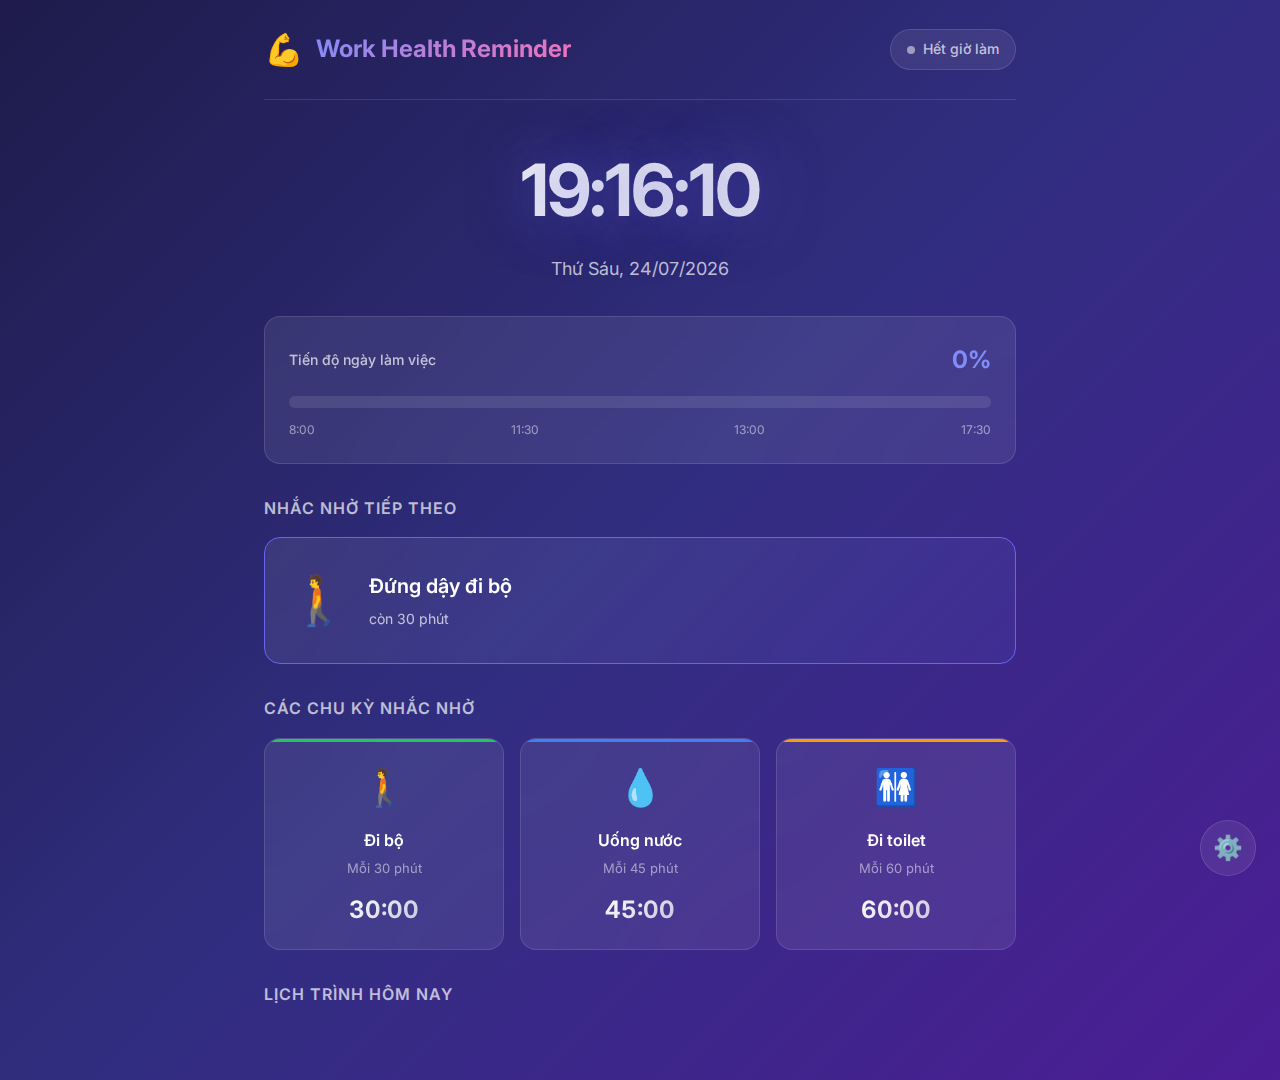
<file: index.html>
<!DOCTYPE html>
<html lang="vi">
<head>
    <meta charset="UTF-8">
    <meta name="viewport" content="width=device-width, initial-scale=1.0">
    <title>Nhắc Nhở Sức Khỏe - Work Health Reminder</title>
    <link rel="preconnect" href="https://fonts.googleapis.com">
    <link rel="preconnect" href="https://fonts.gstatic.com" crossorigin>
    <link href="https://fonts.googleapis.com/css2?family=Inter:wght@300;400;500;600;700&display=swap" rel="stylesheet">
    <link rel="stylesheet" href="styles.css">
</head>
<body>
    <div class="app-container">
        <!-- Header -->
        <header class="header">
            <div class="logo">
                <span class="logo-icon">💪</span>
                <h1>Work Health Reminder</h1>
            </div>
            <div class="status-badge" id="statusBadge">
                <span class="status-dot"></span>
                <span class="status-text">Đang hoạt động</span>
            </div>
        </header>

        <!-- Main Content -->
        <main class="main-content">
            <!-- Time Display -->
            <section class="time-section">
                <div class="current-time" id="currentTime">08:00:00</div>
                <div class="current-date" id="currentDate">Thứ Hai, 15/01/2026</div>
            </section>

            <!-- Work Progress -->
            <section class="progress-section">
                <div class="progress-card">
                    <div class="progress-header">
                        <span class="progress-title">Tiến độ ngày làm việc</span>
                        <span class="progress-percent" id="workPercent">0%</span>
                    </div>
                    <div class="progress-bar">
                        <div class="progress-fill" id="workProgressFill"></div>
                    </div>
                    <div class="progress-times">
                        <span>8:00</span>
                        <span>11:30</span>
                        <span>13:00</span>
                        <span>17:30</span>
                    </div>
                </div>
            </section>

            <!-- Next Reminder -->
            <section class="next-reminder-section">
                <h2 class="section-title">Nhắc nhở tiếp theo</h2>
                <div class="next-reminder-card" id="nextReminderCard">
                    <div class="reminder-icon" id="nextReminderIcon">🚶</div>
                    <div class="reminder-info">
                        <span class="reminder-title" id="nextReminderTitle">Đứng dậy đi bộ</span>
                        <span class="reminder-time" id="nextReminderTime">còn 30 phút</span>
                    </div>
                </div>
            </section>

            <!-- Reminder Cards -->
            <section class="reminders-section">
                <h2 class="section-title">Các chu kỳ nhắc nhở</h2>
                <div class="reminders-grid">
                    <div class="reminder-card walk-card">
                        <div class="card-icon">🚶</div>
                        <div class="card-content">
                            <h3>Đi bộ</h3>
                            <p>Mỗi 30 phút</p>
                        </div>
                        <div class="card-timer" id="walkTimer">30:00</div>
                    </div>
                    <div class="reminder-card water-card">
                        <div class="card-icon">💧</div>
                        <div class="card-content">
                            <h3>Uống nước</h3>
                            <p>Mỗi 45 phút</p>
                        </div>
                        <div class="card-timer" id="waterTimer">45:00</div>
                    </div>
                    <div class="reminder-card toilet-card">
                        <div class="card-icon">🚻</div>
                        <div class="card-content">
                            <h3>Đi toilet</h3>
                            <p>Mỗi 60 phút</p>
                        </div>
                        <div class="card-timer" id="toiletTimer">60:00</div>
                    </div>
                </div>
            </section>

            <!-- Today's Schedule -->
            <section class="schedule-section">
                <h2 class="section-title">Lịch trình hôm nay</h2>
                <div class="schedule-list" id="scheduleList">
                    <!-- Schedule items will be generated by JS -->
                </div>
            </section>
        </main>

        <!-- Notification Modal -->
        <div class="modal-overlay" id="modalOverlay">
            <div class="modal" id="notificationModal">
                <div class="modal-icon" id="modalIcon">🚶</div>
                <h2 class="modal-title" id="modalTitle">Đến lúc đi bộ rồi!</h2>
                <p class="modal-message" id="modalMessage">Đứng dậy và đi bộ 2-3 phút để thư giãn nhé!</p>
                <div class="modal-actions" id="modalActions">
                    <button class="btn btn-primary" id="btnDismiss">Đã hiểu!</button>
                </div>
            </div>
        </div>

        <!-- End of Day Modal -->
        <div class="modal-overlay" id="endDayModalOverlay">
            <div class="modal end-day-modal">
                <div class="modal-icon">🏠</div>
                <h2 class="modal-title">Hết giờ làm việc!</h2>
                <p class="modal-message">Bạn muốn làm gì bây giờ?</p>
                <div class="modal-actions end-day-actions">
                    <button class="btn btn-love" id="btnPickupLove">
                        <span class="btn-icon">💕</span>
                        Đón người yêu
                    </button>
                    <button class="btn btn-home" id="btnGoHome">
                        <span class="btn-icon">🏠</span>
                        Về nhà
                    </button>
                </div>
            </div>
        </div>

        <!-- Final Message Modal -->
        <div class="modal-overlay" id="finalModalOverlay">
            <div class="modal final-modal">
                <div class="modal-icon" id="finalIcon">🚗</div>
                <h2 class="modal-title" id="finalTitle">Đi đón người yêu!</h2>
                <p class="modal-message" id="finalMessage">Chúc bạn buổi tối vui vẻ bên người ấy! 💕</p>
                <div class="modal-actions">
                    <button class="btn btn-primary" id="btnFinalDismiss">Cảm ơn!</button>
                </div>
            </div>
        </div>

        <!-- Settings Panel -->
        <div class="settings-panel" id="settingsPanel">
            <button class="settings-toggle" id="settingsToggle">⚙️</button>
            <div class="settings-content" id="settingsContent">
                <h3>Cài đặt</h3>
                <div class="setting-item">
                    <label>
                        <input type="checkbox" id="soundEnabled" checked>
                        Bật âm thanh
                    </label>
                </div>
                <div class="setting-item">
                    <label>
                        <input type="checkbox" id="notificationEnabled" checked>
                        Bật thông báo
                    </label>
                </div>
                <div class="setting-item">
                    <button class="btn btn-secondary" id="btnTestNotification">Test thông báo</button>
                </div>
            </div>
        </div>
    </div>

    <script src="app.js"></script>
</body>
</html>
</file>
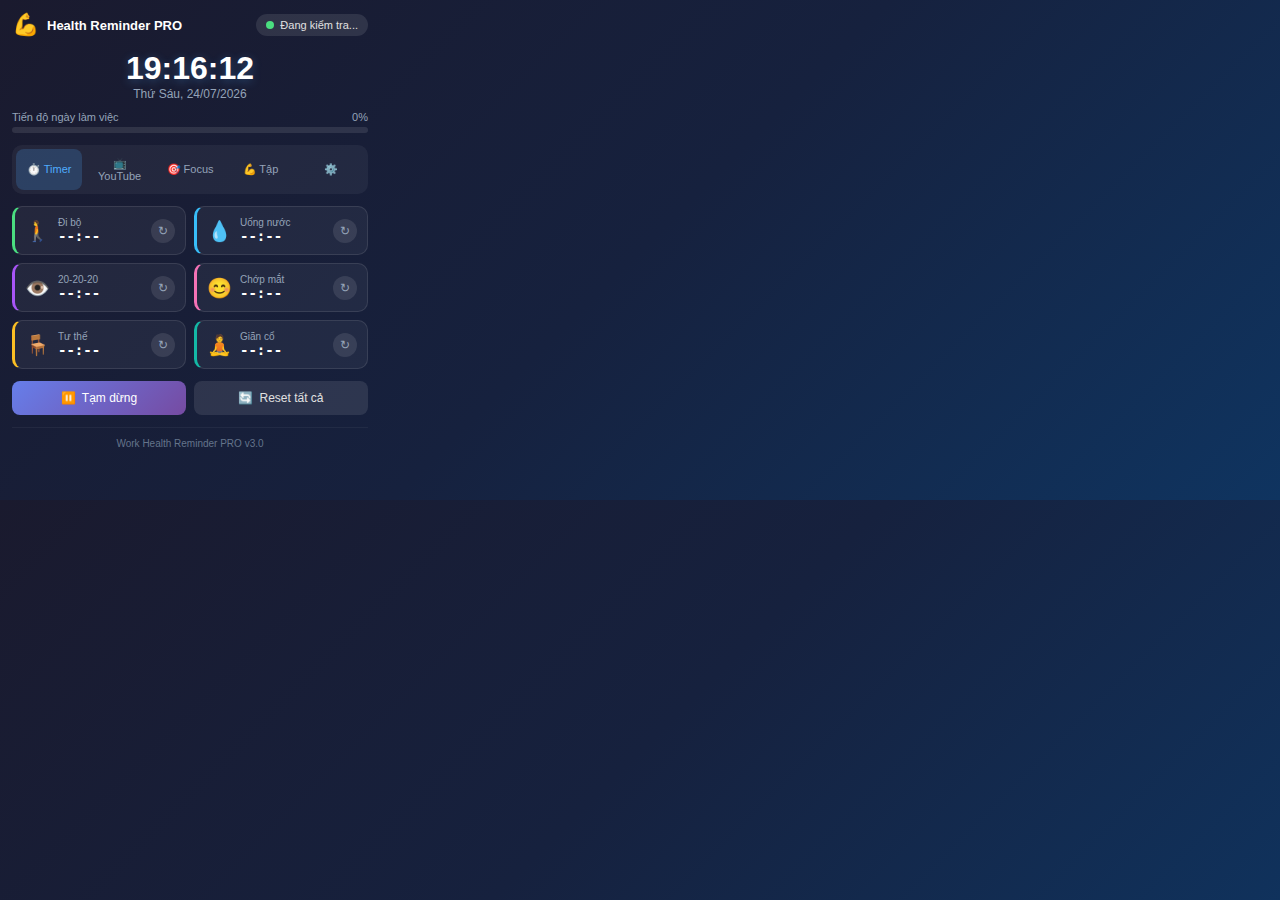
<file: chrome-extension/popup.html>
<!DOCTYPE html>
<html lang="vi">
<head>
    <meta charset="UTF-8">
    <meta name="viewport" content="width=device-width, initial-scale=1.0">
    <title>Work Health Reminder PRO</title>
    <link rel="stylesheet" href="popup.css">
</head>
<body>
    <div class="popup-container">
        <!-- Header -->
        <header class="header">
            <div class="logo">
                <span class="logo-icon">💪</span>
                <h1>Health Reminder PRO</h1>
            </div>
            <div class="status-badge" id="statusBadge">
                <span class="status-dot"></span>
                <span class="status-text" id="statusText">Đang kiểm tra...</span>
            </div>
        </header>

        <!-- Time Display -->
        <section class="time-section">
            <div class="current-time" id="currentTime">--:--:--</div>
            <div class="current-date" id="currentDate">--</div>
        </section>

        <!-- Progress Bar -->
        <section class="progress-section">
            <div class="progress-header">
                <span>Tiến độ ngày làm việc</span>
                <span id="workPercent">0%</span>
            </div>
            <div class="progress-bar">
                <div class="progress-fill" id="progressFill"></div>
            </div>
        </section>

        <!-- Tabs Navigation -->
        <nav class="tabs-nav">
            <button class="tab-btn active" data-tab="timers">⏱️ Timer</button>
            <button class="tab-btn" data-tab="youtube">📺 YouTube</button>
            <button class="tab-btn" data-tab="focus">🎯 Focus</button>
            <button class="tab-btn" data-tab="exercise">💪 Tập</button>
            <button class="tab-btn" data-tab="settings">⚙️</button>
        </nav>

        <!-- Tab: Timers -->
        <section class="tab-content active" id="tab-timers">
            <div class="timers-grid">
                <div class="timer-card" data-type="walk">
                    <div class="timer-icon">🚶</div>
                    <div class="timer-info">
                        <span class="timer-label">Đi bộ</span>
                        <span class="timer-countdown" id="walkTimer">--:--</span>
                    </div>
                    <button class="reset-btn" data-timer="walk" title="Reset">↻</button>
                </div>

                <div class="timer-card" data-type="water">
                    <div class="timer-icon">💧</div>
                    <div class="timer-info">
                        <span class="timer-label">Uống nước</span>
                        <span class="timer-countdown" id="waterTimer">--:--</span>
                    </div>
                    <button class="reset-btn" data-timer="water" title="Reset">↻</button>
                </div>

                <div class="timer-card" data-type="eye_20_20_20">
                    <div class="timer-icon">👁️</div>
                    <div class="timer-info">
                        <span class="timer-label">20-20-20</span>
                        <span class="timer-countdown" id="eyeTimer">--:--</span>
                    </div>
                    <button class="reset-btn" data-timer="eye_20_20_20" title="Reset">↻</button>
                </div>

                <div class="timer-card" data-type="blink">
                    <div class="timer-icon">😊</div>
                    <div class="timer-info">
                        <span class="timer-label">Chớp mắt</span>
                        <span class="timer-countdown" id="blinkTimer">--:--</span>
                    </div>
                    <button class="reset-btn" data-timer="blink" title="Reset">↻</button>
                </div>

                <div class="timer-card" data-type="posture">
                    <div class="timer-icon">🪑</div>
                    <div class="timer-info">
                        <span class="timer-label">Tư thế</span>
                        <span class="timer-countdown" id="postureTimer">--:--</span>
                    </div>
                    <button class="reset-btn" data-timer="posture" title="Reset">↻</button>
                </div>

                <div class="timer-card" data-type="neck_stretch">
                    <div class="timer-icon">🧘</div>
                    <div class="timer-info">
                        <span class="timer-label">Giãn cổ</span>
                        <span class="timer-countdown" id="neckTimer">--:--</span>
                    </div>
                    <button class="reset-btn" data-timer="neck_stretch" title="Reset">↻</button>
                </div>
            </div>

            <!-- Quick Actions -->
            <div class="quick-actions">
                <button class="action-btn pause" id="btnPause">
                    <span class="btn-icon" id="pauseIcon">⏸️</span>
                    <span id="pauseText">Tạm dừng</span>
                </button>
                <button class="action-btn reset" id="btnResetAll">
                    <span class="btn-icon">🔄</span>
                    <span>Reset tất cả</span>
                </button>
            </div>
        </section>

        <!-- Tab: Focus Mode & Pomodoro -->
        <section class="tab-content" id="tab-focus">
            <!-- Focus Mode -->
            <div class="focus-section">
                <h3 class="section-title">🎯 Focus Mode</h3>
                <p class="section-desc">Tạm dừng tất cả nhắc nhở để tập trung</p>
                <div class="focus-buttons">
                    <button class="focus-btn" data-minutes="15">15 phút</button>
                    <button class="focus-btn" data-minutes="30">30 phút</button>
                    <button class="focus-btn" data-minutes="45">45 phút</button>
                    <button class="focus-btn" data-minutes="60">60 phút</button>
                </div>
                <button class="stop-btn hidden" id="btnStopFocus">⏹️ Dừng Focus</button>
                <div class="focus-status hidden" id="focusStatus">
                    <span class="focus-icon">🎯</span>
                    <span class="focus-time" id="focusTimeLeft">--:--</span>
                </div>
            </div>

            <!-- Pomodoro -->
            <div class="pomodoro-section">
                <h3 class="section-title">🍅 Pomodoro Timer</h3>
                <p class="section-desc">25 phút làm việc, 5 phút nghỉ</p>
                <div class="pomodoro-display" id="pomodoroDisplay">
                    <div class="pomodoro-time" id="pomodoroTime">25:00</div>
                    <div class="pomodoro-state" id="pomodoroState">Sẵn sàng</div>
                </div>
                <div class="pomodoro-buttons">
                    <button class="pomodoro-btn start" id="btnStartPomodoro">▶️ Bắt đầu</button>
                    <button class="pomodoro-btn stop hidden" id="btnStopPomodoro">⏹️ Dừng</button>
                </div>
                <div class="pomodoro-count">
                    <span>📊 Hoàn thành hôm nay: </span>
                    <span id="pomodoroCount">0</span>
                </div>
            </div>
        </section>

        <!-- Tab: Exercise -->
        <section class="tab-content" id="tab-exercise">
            <h3 class="section-title">💪 Bài tập ngay</h3>
            <div class="exercise-grid">
                <button class="exercise-btn" data-exercise="neck">
                    <span class="ex-icon">🧘</span>
                    <span class="ex-label">Giãn cổ</span>
                </button>
                <button class="exercise-btn" data-exercise="shoulder">
                    <span class="ex-icon">💪</span>
                    <span class="ex-label">Giãn vai</span>
                </button>
                <button class="exercise-btn" data-exercise="eye">
                    <span class="ex-icon">👁️</span>
                    <span class="ex-label">Bài tập mắt</span>
                </button>
                <button class="exercise-btn" data-exercise="breathing">
                    <span class="ex-icon">🌬️</span>
                    <span class="ex-label">Hít thở</span>
                </button>
                <button class="exercise-btn" data-exercise="posture">
                    <span class="ex-icon">🪑</span>
                    <span class="ex-label">Tư thế</span>
                </button>
                <button class="exercise-btn" data-exercise="rule_20_20_20">
                    <span class="ex-icon">👀</span>
                    <span class="ex-label">20-20-20</span>
                </button>
                <button class="exercise-btn" data-exercise="blink">
                    <span class="ex-icon">😊</span>
                    <span class="ex-label">Chớp mắt</span>
                </button>
                <button class="exercise-btn" data-exercise="stand_up">
                    <span class="ex-icon">🚶</span>
                    <span class="ex-label">Đứng dậy</span>
                </button>
            </div>
        </section>

        <!-- Tab: YouTube -->
        <section class="tab-content" id="tab-youtube">
            <!-- No YouTube State -->
            <div class="youtube-empty" id="youtubeEmpty">
                <div class="youtube-empty-icon">📺</div>
                <p class="youtube-empty-text">Không tìm thấy tab YouTube</p>
                <p class="youtube-empty-hint">Mở YouTube trên Chrome để điều khiển video</p>
                <button class="youtube-open-btn" id="btnOpenYoutube">Mở YouTube</button>
            </div>

            <!-- YouTube Tabs List -->
            <div class="youtube-tabs-container hidden" id="youtubeTabsContainer">
                <!-- Tabs List Header -->
                <div class="youtube-tabs-header">
                    <span class="youtube-tabs-title">Các tab YouTube</span>
                    <span class="youtube-tabs-count" id="youtubeTabsCount">0</span>
                </div>

                <!-- Tabs List -->
                <div class="youtube-tabs-list" id="youtubeTabsList">
                    <!-- Tab items will be inserted here dynamically -->
                </div>

                <!-- Selected Tab Controls -->
                <div class="youtube-controls-section" id="youtubeControlsSection">
                    <div class="youtube-progress">
                        <div class="youtube-progress-bar" id="youtubeProgressBar">
                            <div class="youtube-progress-fill" id="youtubeProgressFill"></div>
                        </div>
                        <div class="youtube-time">
                            <span id="youtubeCurrentTime">0:00</span>
                            <span id="youtubeTotalTime">0:00</span>
                        </div>
                    </div>

                    <div class="youtube-controls-row">
                        <div class="youtube-volume">
                            <button class="youtube-btn volume" id="btnYoutubeMute" title="Mute">
                                <span class="btn-icon" id="youtubeVolumeIcon">🔊</span>
                            </button>
                            <input type="range" id="youtubeVolumeSlider" min="0" max="100" value="100">
                        </div>

                        <div class="youtube-controls">
                            <button class="youtube-btn" id="btnYoutubePrev" title="Video trước">
                                <span class="btn-icon">⏮️</span>
                            </button>
                            <button class="youtube-btn play-pause" id="btnYoutubePlayPause" title="Play/Pause">
                                <span class="btn-icon" id="youtubePlayIcon">▶️</span>
                            </button>
                            <button class="youtube-btn" id="btnYoutubeNext" title="Video tiếp">
                                <span class="btn-icon">⏭️</span>
                            </button>
                        </div>

                        <div class="youtube-speed">
                            <select id="youtubeSpeedSelect" title="Tốc độ phát">
                                <option value="0.25">0.25x</option>
                                <option value="0.5">0.5x</option>
                                <option value="0.75">0.75x</option>
                                <option value="1" selected>1x</option>
                                <option value="1.25">1.25x</option>
                                <option value="1.5">1.5x</option>
                                <option value="1.75">1.75x</option>
                                <option value="2">2x</option>
                            </select>
                        </div>
                    </div>
                </div>
            </div>
        </section>

        <!-- Tab: Settings -->
        <section class="tab-content" id="tab-settings">
            <!-- Work Hours -->
            <div class="settings-group">
                <h3 class="section-title">📅 Giờ làm việc</h3>
                <div class="setting-row">
                    <label>Bắt đầu:</label>
                    <input type="time" id="settingWorkStart" value="08:00">
                </div>
                <div class="setting-row">
                    <label>Kết thúc:</label>
                    <input type="time" id="settingWorkEnd" value="17:30">
                </div>
                <div class="setting-row">
                    <label>Nghỉ trưa từ:</label>
                    <input type="time" id="settingLunchStart" value="11:30">
                </div>
                <div class="setting-row">
                    <label>Nghỉ trưa đến:</label>
                    <input type="time" id="settingLunchEnd" value="13:00">
                </div>
            </div>

            <!-- Weekend Mode -->
            <div class="settings-group">
                <h3 class="section-title">📆 Ngày làm việc</h3>
                <div class="setting-row">
                    <label>Chế độ:</label>
                    <select id="settingWeekendMode">
                        <option value="mon_fri">T2 - T6</option>
                        <option value="mon_sat_full">T2 - T7 (cả ngày)</option>
                        <option value="mon_sat_half">T2 - T7 (nửa ngày T7)</option>
                        <option value="mon_sun_full">T2 - CN (cả ngày)</option>
                        <option value="mon_sun_half">T2 - CN (nửa ngày CN)</option>
                    </select>
                </div>
                <div class="setting-row half-day-setting hidden" id="saturdayEndRow">
                    <label>T7 kết thúc:</label>
                    <input type="time" id="settingSaturdayEnd" value="12:00">
                </div>
                <div class="setting-row half-day-setting hidden" id="sundayEndRow">
                    <label>CN kết thúc:</label>
                    <input type="time" id="settingSundayEnd" value="12:00">
                </div>
            </div>

            <!-- Special Reminders -->
            <div class="settings-group">
                <h3 class="section-title">🌙 Nhắc nhở đặc biệt</h3>
                <div class="setting-row">
                    <label>Nhắc ngủ:</label>
                    <input type="time" id="settingSleepTime" value="23:00">
                </div>
                <div class="setting-row">
                    <label>Night Mode:</label>
                    <input type="time" id="settingNightMode" value="18:00">
                </div>
            </div>

            <!-- Intervals -->
            <div class="settings-group">
                <h3 class="section-title">⏱️ Thời gian nhắc (phút)</h3>
                <div class="intervals-grid">
                    <div class="interval-item">
                        <label>🚶 Đi bộ</label>
                        <input type="number" id="intervalWalk" min="5" max="120" value="30">
                    </div>
                    <div class="interval-item">
                        <label>💧 Nước</label>
                        <input type="number" id="intervalWater" min="5" max="120" value="45">
                    </div>
                    <div class="interval-item">
                        <label>👁️ 20-20-20</label>
                        <input type="number" id="intervalEye" min="5" max="60" value="20">
                    </div>
                    <div class="interval-item">
                        <label>🪑 Tư thế</label>
                        <input type="number" id="intervalPosture" min="5" max="120" value="45">
                    </div>
                </div>
            </div>

            <!-- Toggles -->
            <div class="settings-group">
                <h3 class="section-title">🔔 Thông báo</h3>
                <div class="setting-row toggle-row">
                    <label>Bật thông báo</label>
                    <input type="checkbox" id="settingNotification" checked>
                </div>
            </div>

            <!-- Action Buttons -->
            <div class="settings-actions">
                <button class="settings-btn save" id="btnSaveSettings">💾 Lưu cài đặt</button>
                <button class="settings-btn reset" id="btnResetSettings">🔄 Đặt lại mặc định</button>
                <button class="settings-btn test" id="btnTestNotification">📢 Test thông báo</button>
            </div>
        </section>

        <!-- Footer -->
        <footer class="footer">
            <span>Work Health Reminder PRO v3.0</span>
        </footer>
    </div>

    <!-- Exercise Modal -->
    <div class="modal-overlay" id="exerciseModal">
        <div class="modal">
            <div class="modal-header">
                <h2 id="modalTitle">Bài tập</h2>
                <button class="close-btn" id="btnCloseModal">✕</button>
            </div>
            <div class="modal-body">
                <pre id="modalContent"></pre>
            </div>
            <div class="modal-footer">
                <button class="done-btn" id="btnDone">Đã làm ✓</button>
            </div>
        </div>
    </div>

    <!-- Toast -->
    <div class="toast" id="toast"></div>

    <script src="exercises.js"></script>
    <script src="popup.js"></script>
</body>
</html>
</file>
<file: styles.css>
/* ========================================
   CSS Variables & Base Styles
   ======================================== */
:root {
    --primary: #6366f1;
    --primary-light: #818cf8;
    --primary-dark: #4f46e5;
    --secondary: #f472b6;
    --success: #22c55e;
    --warning: #f59e0b;
    --danger: #ef4444;
    
    --walk-color: #22c55e;
    --water-color: #3b82f6;
    --toilet-color: #f59e0b;
    --lunch-color: #f472b6;
    --home-color: #8b5cf6;
    
    --bg-gradient: linear-gradient(135deg, #1e1b4b 0%, #312e81 50%, #4c1d95 100%);
    --card-bg: rgba(255, 255, 255, 0.08);
    --card-border: rgba(255, 255, 255, 0.12);
    --card-hover: rgba(255, 255, 255, 0.12);
    
    --text-primary: #ffffff;
    --text-secondary: rgba(255, 255, 255, 0.7);
    --text-muted: rgba(255, 255, 255, 0.5);
    
    --shadow: 0 8px 32px rgba(0, 0, 0, 0.3);
    --shadow-lg: 0 16px 48px rgba(0, 0, 0, 0.4);
    
    --radius: 16px;
    --radius-sm: 8px;
    --radius-lg: 24px;
    
    --transition: all 0.3s cubic-bezier(0.4, 0, 0.2, 1);
}

* {
    margin: 0;
    padding: 0;
    box-sizing: border-box;
}

body {
    font-family: 'Inter', -apple-system, BlinkMacSystemFont, sans-serif;
    background: var(--bg-gradient);
    min-height: 100vh;
    color: var(--text-primary);
    line-height: 1.6;
}

/* ========================================
   App Container
   ======================================== */
.app-container {
    max-width: 800px;
    margin: 0 auto;
    padding: 24px;
    min-height: 100vh;
}

/* ========================================
   Header
   ======================================== */
.header {
    display: flex;
    justify-content: space-between;
    align-items: center;
    margin-bottom: 32px;
    padding-bottom: 24px;
    border-bottom: 1px solid var(--card-border);
}

.logo {
    display: flex;
    align-items: center;
    gap: 12px;
}

.logo-icon {
    font-size: 32px;
    animation: pulse 2s infinite;
}

@keyframes pulse {
    0%, 100% { transform: scale(1); }
    50% { transform: scale(1.1); }
}

.logo h1 {
    font-size: 24px;
    font-weight: 700;
    background: linear-gradient(135deg, var(--primary-light), var(--secondary));
    -webkit-background-clip: text;
    -webkit-text-fill-color: transparent;
    background-clip: text;
}

.status-badge {
    display: flex;
    align-items: center;
    gap: 8px;
    padding: 8px 16px;
    background: var(--card-bg);
    border-radius: 999px;
    border: 1px solid var(--card-border);
}

.status-dot {
    width: 8px;
    height: 8px;
    background: var(--success);
    border-radius: 50%;
    animation: blink 1.5s infinite;
}

.status-badge.paused .status-dot {
    background: var(--warning);
}

.status-badge.ended .status-dot {
    background: var(--text-muted);
    animation: none;
}

@keyframes blink {
    0%, 100% { opacity: 1; }
    50% { opacity: 0.4; }
}

.status-text {
    font-size: 14px;
    font-weight: 500;
    color: var(--text-secondary);
}

/* ========================================
   Time Section
   ======================================== */
.time-section {
    text-align: center;
    margin-bottom: 32px;
}

.current-time {
    font-size: 72px;
    font-weight: 700;
    background: linear-gradient(135deg, #fff 0%, rgba(255,255,255,0.8) 100%);
    -webkit-background-clip: text;
    -webkit-text-fill-color: transparent;
    background-clip: text;
    letter-spacing: -2px;
    text-shadow: 0 0 60px rgba(99, 102, 241, 0.5);
}

.current-date {
    font-size: 18px;
    color: var(--text-secondary);
    margin-top: 8px;
}

/* ========================================
   Progress Section
   ======================================== */
.progress-section {
    margin-bottom: 32px;
}

.progress-card {
    background: var(--card-bg);
    backdrop-filter: blur(20px);
    border-radius: var(--radius);
    border: 1px solid var(--card-border);
    padding: 24px;
}

.progress-header {
    display: flex;
    justify-content: space-between;
    align-items: center;
    margin-bottom: 16px;
}

.progress-title {
    font-size: 14px;
    font-weight: 500;
    color: var(--text-secondary);
}

.progress-percent {
    font-size: 24px;
    font-weight: 700;
    color: var(--primary-light);
}

.progress-bar {
    height: 12px;
    background: rgba(255, 255, 255, 0.1);
    border-radius: 999px;
    overflow: hidden;
    margin-bottom: 12px;
}

.progress-fill {
    height: 100%;
    background: linear-gradient(90deg, var(--primary), var(--secondary));
    border-radius: 999px;
    width: 0%;
    transition: width 1s ease;
    position: relative;
}

.progress-fill::after {
    content: '';
    position: absolute;
    top: 0;
    left: 0;
    right: 0;
    bottom: 0;
    background: linear-gradient(90deg, transparent, rgba(255,255,255,0.3), transparent);
    animation: shimmer 2s infinite;
}

@keyframes shimmer {
    0% { transform: translateX(-100%); }
    100% { transform: translateX(100%); }
}

.progress-times {
    display: flex;
    justify-content: space-between;
    font-size: 12px;
    color: var(--text-muted);
}

/* ========================================
   Next Reminder Section
   ======================================== */
.section-title {
    font-size: 16px;
    font-weight: 600;
    color: var(--text-secondary);
    margin-bottom: 16px;
    text-transform: uppercase;
    letter-spacing: 1px;
}

.next-reminder-section {
    margin-bottom: 32px;
}

.next-reminder-card {
    display: flex;
    align-items: center;
    gap: 20px;
    background: linear-gradient(135deg, var(--card-bg), rgba(99, 102, 241, 0.1));
    backdrop-filter: blur(20px);
    border-radius: var(--radius);
    border: 1px solid var(--primary);
    padding: 24px;
    transition: var(--transition);
}

.next-reminder-card:hover {
    transform: translateY(-2px);
    box-shadow: 0 8px 32px rgba(99, 102, 241, 0.3);
}

.next-reminder-card .reminder-icon {
    font-size: 48px;
    animation: bounce 2s infinite;
}

@keyframes bounce {
    0%, 100% { transform: translateY(0); }
    50% { transform: translateY(-8px); }
}

.reminder-info {
    flex: 1;
}

.reminder-title {
    display: block;
    font-size: 20px;
    font-weight: 600;
    margin-bottom: 4px;
}

.reminder-time {
    font-size: 14px;
    color: var(--text-secondary);
}

/* ========================================
   Reminder Cards Grid
   ======================================== */
.reminders-section {
    margin-bottom: 32px;
}

.reminders-grid {
    display: grid;
    grid-template-columns: repeat(auto-fit, minmax(200px, 1fr));
    gap: 16px;
}

.reminder-card {
    background: var(--card-bg);
    backdrop-filter: blur(20px);
    border-radius: var(--radius);
    border: 1px solid var(--card-border);
    padding: 20px;
    display: flex;
    flex-direction: column;
    align-items: center;
    text-align: center;
    gap: 12px;
    transition: var(--transition);
    position: relative;
    overflow: hidden;
}

.reminder-card::before {
    content: '';
    position: absolute;
    top: 0;
    left: 0;
    right: 0;
    height: 3px;
}

.walk-card::before { background: var(--walk-color); }
.water-card::before { background: var(--water-color); }
.toilet-card::before { background: var(--toilet-color); }

.reminder-card:hover {
    transform: translateY(-4px);
    background: var(--card-hover);
    box-shadow: var(--shadow);
}

.card-icon {
    font-size: 36px;
}

.card-content h3 {
    font-size: 16px;
    font-weight: 600;
    margin-bottom: 4px;
}

.card-content p {
    font-size: 13px;
    color: var(--text-muted);
}

.card-timer {
    font-size: 24px;
    font-weight: 700;
    font-variant-numeric: tabular-nums;
    background: linear-gradient(135deg, var(--text-primary), var(--text-secondary));
    -webkit-background-clip: text;
    -webkit-text-fill-color: transparent;
    background-clip: text;
}

/* ========================================
   Schedule Section
   ======================================== */
.schedule-section {
    margin-bottom: 32px;
}

.schedule-list {
    display: flex;
    flex-direction: column;
    gap: 12px;
}

.schedule-item {
    display: flex;
    align-items: center;
    gap: 16px;
    background: var(--card-bg);
    backdrop-filter: blur(20px);
    border-radius: var(--radius-sm);
    border: 1px solid var(--card-border);
    padding: 16px;
    transition: var(--transition);
}

.schedule-item:hover {
    background: var(--card-hover);
}

.schedule-item.completed {
    opacity: 0.5;
}

.schedule-item.completed .schedule-icon {
    filter: grayscale(1);
}

.schedule-item.active {
    border-color: var(--primary);
    background: rgba(99, 102, 241, 0.1);
}

.schedule-time {
    font-size: 14px;
    font-weight: 600;
    color: var(--text-secondary);
    min-width: 60px;
}

.schedule-icon {
    font-size: 24px;
}

.schedule-text {
    flex: 1;
    font-size: 15px;
}

.schedule-status {
    font-size: 20px;
}

/* ========================================
   Modal Overlay
   ======================================== */
.modal-overlay {
    position: fixed;
    top: 0;
    left: 0;
    right: 0;
    bottom: 0;
    background: rgba(0, 0, 0, 0.7);
    backdrop-filter: blur(8px);
    display: none;
    align-items: center;
    justify-content: center;
    z-index: 1000;
    padding: 24px;
}

.modal-overlay.active {
    display: flex;
    animation: fadeIn 0.3s ease;
}

@keyframes fadeIn {
    from { opacity: 0; }
    to { opacity: 1; }
}

.modal {
    background: linear-gradient(135deg, #1e1b4b 0%, #312e81 100%);
    border-radius: var(--radius-lg);
    border: 1px solid var(--card-border);
    padding: 40px;
    max-width: 400px;
    width: 100%;
    text-align: center;
    box-shadow: var(--shadow-lg);
    animation: slideUp 0.4s cubic-bezier(0.34, 1.56, 0.64, 1);
}

@keyframes slideUp {
    from {
        opacity: 0;
        transform: translateY(40px) scale(0.95);
    }
    to {
        opacity: 1;
        transform: translateY(0) scale(1);
    }
}

.modal-icon {
    font-size: 72px;
    margin-bottom: 20px;
    animation: popIn 0.5s cubic-bezier(0.34, 1.56, 0.64, 1) 0.2s both;
}

@keyframes popIn {
    from {
        opacity: 0;
        transform: scale(0);
    }
    to {
        opacity: 1;
        transform: scale(1);
    }
}

.modal-title {
    font-size: 24px;
    font-weight: 700;
    margin-bottom: 12px;
}

.modal-message {
    font-size: 16px;
    color: var(--text-secondary);
    margin-bottom: 28px;
    line-height: 1.6;
}

.modal-actions {
    display: flex;
    flex-direction: column;
    gap: 12px;
}

.end-day-actions {
    flex-direction: row;
    gap: 16px;
}

/* ========================================
   Buttons
   ======================================== */
.btn {
    display: inline-flex;
    align-items: center;
    justify-content: center;
    gap: 8px;
    padding: 14px 28px;
    border: none;
    border-radius: var(--radius-sm);
    font-size: 16px;
    font-weight: 600;
    cursor: pointer;
    transition: var(--transition);
    font-family: inherit;
}

.btn-primary {
    background: linear-gradient(135deg, var(--primary), var(--primary-dark));
    color: white;
}

.btn-primary:hover {
    transform: translateY(-2px);
    box-shadow: 0 8px 24px rgba(99, 102, 241, 0.4);
}

.btn-secondary {
    background: var(--card-bg);
    border: 1px solid var(--card-border);
    color: var(--text-primary);
}

.btn-secondary:hover {
    background: var(--card-hover);
}

.btn-love {
    background: linear-gradient(135deg, #ec4899, #f472b6);
    color: white;
    flex: 1;
}

.btn-love:hover {
    transform: translateY(-2px);
    box-shadow: 0 8px 24px rgba(236, 72, 153, 0.4);
}

.btn-home {
    background: linear-gradient(135deg, #8b5cf6, #a78bfa);
    color: white;
    flex: 1;
}

.btn-home:hover {
    transform: translateY(-2px);
    box-shadow: 0 8px 24px rgba(139, 92, 246, 0.4);
}

.btn-icon {
    font-size: 20px;
}

/* ========================================
   Settings Panel
   ======================================== */
.settings-panel {
    position: fixed;
    bottom: 24px;
    right: 24px;
    z-index: 100;
}

.settings-toggle {
    width: 56px;
    height: 56px;
    border-radius: 50%;
    background: var(--card-bg);
    backdrop-filter: blur(20px);
    border: 1px solid var(--card-border);
    font-size: 24px;
    cursor: pointer;
    transition: var(--transition);
    display: flex;
    align-items: center;
    justify-content: center;
}

.settings-toggle:hover {
    background: var(--card-hover);
    transform: rotate(90deg);
}

.settings-content {
    position: absolute;
    bottom: 70px;
    right: 0;
    background: linear-gradient(135deg, #1e1b4b 0%, #312e81 100%);
    border-radius: var(--radius);
    border: 1px solid var(--card-border);
    padding: 20px;
    min-width: 220px;
    box-shadow: var(--shadow-lg);
    display: none;
}

.settings-content.active {
    display: block;
    animation: slideUp 0.3s ease;
}

.settings-content h3 {
    font-size: 16px;
    font-weight: 600;
    margin-bottom: 16px;
    padding-bottom: 12px;
    border-bottom: 1px solid var(--card-border);
}

.setting-item {
    margin-bottom: 12px;
}

.setting-item:last-child {
    margin-bottom: 0;
    margin-top: 16px;
}

.setting-item label {
    display: flex;
    align-items: center;
    gap: 10px;
    font-size: 14px;
    color: var(--text-secondary);
    cursor: pointer;
}

.setting-item input[type="checkbox"] {
    width: 18px;
    height: 18px;
    accent-color: var(--primary);
}

/* ========================================
   Responsive
   ======================================== */
@media (max-width: 600px) {
    .app-container {
        padding: 16px;
    }
    
    .header {
        flex-direction: column;
        gap: 16px;
        text-align: center;
    }
    
    .current-time {
        font-size: 48px;
    }
    
    .reminders-grid {
        grid-template-columns: 1fr;
    }
    
    .end-day-actions {
        flex-direction: column;
    }
    
    .modal {
        padding: 28px;
    }
    
    .modal-icon {
        font-size: 56px;
    }
}

/* ========================================
   Lunch Break Styles
   ======================================== */
.lunch-break-overlay {
    position: fixed;
    top: 0;
    left: 0;
    right: 0;
    bottom: 0;
    background: linear-gradient(135deg, rgba(30, 27, 75, 0.95) 0%, rgba(49, 46, 129, 0.95) 100%);
    backdrop-filter: blur(20px);
    display: flex;
    flex-direction: column;
    align-items: center;
    justify-content: center;
    z-index: 500;
    text-align: center;
    padding: 24px;
}

.lunch-break-icon {
    font-size: 80px;
    margin-bottom: 24px;
    animation: float 3s ease-in-out infinite;
}

@keyframes float {
    0%, 100% { transform: translateY(0); }
    50% { transform: translateY(-20px); }
}

.lunch-break-title {
    font-size: 36px;
    font-weight: 700;
    margin-bottom: 12px;
    background: linear-gradient(135deg, var(--secondary), var(--primary-light));
    -webkit-background-clip: text;
    -webkit-text-fill-color: transparent;
    background-clip: text;
}

.lunch-break-message {
    font-size: 18px;
    color: var(--text-secondary);
    margin-bottom: 32px;
}

.lunch-break-timer {
    font-size: 64px;
    font-weight: 700;
    font-variant-numeric: tabular-nums;
}
</file>
<file: chrome-extension/popup.css>
/* ========================================
   Work Health Reminder PRO - Popup Styles
   Version 3.0
   ======================================== */

* {
    margin: 0;
    padding: 0;
    box-sizing: border-box;
}

body {
    font-family: 'Segoe UI', Tahoma, Geneva, Verdana, sans-serif;
    background: linear-gradient(135deg, #1a1a2e 0%, #16213e 50%, #0f3460 100%);
    color: #e0e0e0;
    min-width: 380px;
    max-width: 380px;
    min-height: 500px;
}

.popup-container {
    padding: 12px;
}

.hidden {
    display: none !important;
}

/* Header */
.header {
    display: flex;
    justify-content: space-between;
    align-items: center;
    margin-bottom: 12px;
}

.logo {
    display: flex;
    align-items: center;
    gap: 8px;
}

.logo-icon {
    font-size: 22px;
}

.logo h1 {
    font-size: 13px;
    font-weight: 600;
    color: #fff;
}

.status-badge {
    display: flex;
    align-items: center;
    gap: 6px;
    padding: 5px 10px;
    border-radius: 20px;
    background: rgba(255, 255, 255, 0.1);
    font-size: 11px;
}

.status-dot {
    width: 8px;
    height: 8px;
    border-radius: 50%;
    background: #4ade80;
    animation: pulse 2s infinite;
}

.status-badge.lunch .status-dot { background: #fbbf24; }
.status-badge.ended .status-dot { background: #a855f7; animation: none; }
.status-badge.paused .status-dot { background: #f87171; animation: none; }
.status-badge.focus .status-dot { background: #3b82f6; }
.status-badge.pomodoro .status-dot { background: #ef4444; }

@keyframes pulse {
    0%, 100% { opacity: 1; transform: scale(1); }
    50% { opacity: 0.5; transform: scale(1.2); }
}

/* Time Section */
.time-section {
    text-align: center;
    margin-bottom: 10px;
}

.current-time {
    font-size: 32px;
    font-weight: 700;
    color: #fff;
    text-shadow: 0 2px 10px rgba(79, 172, 254, 0.3);
}

.current-date {
    font-size: 12px;
    color: #94a3b8;
}

/* Progress Section */
.progress-section {
    margin-bottom: 12px;
}

.progress-header {
    display: flex;
    justify-content: space-between;
    font-size: 11px;
    color: #94a3b8;
    margin-bottom: 4px;
}

.progress-bar {
    height: 6px;
    background: rgba(255, 255, 255, 0.1);
    border-radius: 3px;
    overflow: hidden;
}

.progress-fill {
    height: 100%;
    background: linear-gradient(90deg, #4facfe 0%, #00f2fe 100%);
    border-radius: 3px;
    width: 0%;
    transition: width 0.5s ease;
}

/* Tabs Navigation */
.tabs-nav {
    display: flex;
    gap: 4px;
    margin-bottom: 12px;
    background: rgba(255, 255, 255, 0.05);
    padding: 4px;
    border-radius: 10px;
}

.tab-btn {
    flex: 1;
    padding: 8px 4px;
    background: transparent;
    border: none;
    border-radius: 8px;
    color: #94a3b8;
    font-size: 11px;
    cursor: pointer;
    transition: all 0.2s;
}

.tab-btn:hover {
    color: #fff;
    background: rgba(255, 255, 255, 0.05);
}

.tab-btn.active {
    background: rgba(79, 172, 254, 0.2);
    color: #4facfe;
}

/* Tab Content */
.tab-content {
    display: none;
}

.tab-content.active {
    display: block;
}

/* Timer Cards Grid */
.timers-grid {
    display: grid;
    grid-template-columns: 1fr 1fr;
    gap: 8px;
    margin-bottom: 12px;
}

.timer-card {
    display: flex;
    align-items: center;
    gap: 8px;
    padding: 10px;
    background: rgba(255, 255, 255, 0.05);
    border-radius: 10px;
    border: 1px solid rgba(255, 255, 255, 0.1);
    border-left: 3px solid #4ade80;
    transition: all 0.3s ease;
}

.timer-card:hover {
    background: rgba(255, 255, 255, 0.1);
    transform: translateY(-1px);
}

.timer-card[data-type="walk"] { border-left-color: #4ade80; }
.timer-card[data-type="water"] { border-left-color: #38bdf8; }
.timer-card[data-type="eye_20_20_20"] { border-left-color: #a855f7; }
.timer-card[data-type="blink"] { border-left-color: #f472b6; }
.timer-card[data-type="posture"] { border-left-color: #fbbf24; }
.timer-card[data-type="neck_stretch"] { border-left-color: #14b8a6; }

.timer-icon {
    font-size: 20px;
}

.timer-info {
    flex: 1;
    display: flex;
    flex-direction: column;
}

.timer-label {
    font-size: 10px;
    color: #94a3b8;
}

.timer-countdown {
    font-size: 14px;
    font-weight: 600;
    color: #fff;
    font-family: 'Consolas', monospace;
}

.reset-btn {
    background: rgba(255, 255, 255, 0.1);
    border: none;
    color: #94a3b8;
    width: 24px;
    height: 24px;
    border-radius: 50%;
    cursor: pointer;
    font-size: 12px;
    transition: all 0.2s;
}

.reset-btn:hover {
    background: rgba(255, 255, 255, 0.2);
    color: #fff;
}

/* Quick Actions */
.quick-actions {
    display: flex;
    gap: 8px;
}

.action-btn {
    flex: 1;
    display: flex;
    align-items: center;
    justify-content: center;
    gap: 6px;
    padding: 10px;
    border: none;
    border-radius: 8px;
    font-size: 12px;
    font-weight: 500;
    cursor: pointer;
    transition: all 0.2s;
}

.action-btn.pause {
    background: linear-gradient(135deg, #667eea 0%, #764ba2 100%);
    color: #fff;
}

.action-btn.pause.active {
    background: linear-gradient(135deg, #4ade80 0%, #22c55e 100%);
}

.action-btn.reset {
    background: rgba(255, 255, 255, 0.1);
    color: #e0e0e0;
}

.action-btn:hover {
    transform: translateY(-1px);
    box-shadow: 0 4px 12px rgba(0, 0, 0, 0.3);
}

/* Focus Section */
.focus-section, .pomodoro-section {
    background: rgba(255, 255, 255, 0.03);
    border-radius: 12px;
    padding: 12px;
    margin-bottom: 12px;
}

.section-title {
    font-size: 13px;
    color: #fff;
    margin-bottom: 4px;
}

.section-desc {
    font-size: 11px;
    color: #94a3b8;
    margin-bottom: 10px;
}

.focus-buttons {
    display: grid;
    grid-template-columns: repeat(4, 1fr);
    gap: 6px;
    margin-bottom: 10px;
}

.focus-btn {
    padding: 8px;
    background: rgba(59, 130, 246, 0.2);
    border: 1px solid rgba(59, 130, 246, 0.3);
    border-radius: 6px;
    color: #3b82f6;
    font-size: 11px;
    cursor: pointer;
    transition: all 0.2s;
}

.focus-btn:hover {
    background: rgba(59, 130, 246, 0.3);
    transform: translateY(-1px);
}

.stop-btn {
    width: 100%;
    padding: 10px;
    background: rgba(239, 68, 68, 0.2);
    border: 1px solid rgba(239, 68, 68, 0.3);
    border-radius: 8px;
    color: #ef4444;
    font-size: 12px;
    cursor: pointer;
    transition: all 0.2s;
}

.stop-btn:hover {
    background: rgba(239, 68, 68, 0.3);
}

.focus-status {
    display: flex;
    align-items: center;
    justify-content: center;
    gap: 8px;
    padding: 12px;
    background: rgba(59, 130, 246, 0.1);
    border-radius: 8px;
    margin-top: 10px;
}

.focus-icon {
    font-size: 24px;
}

.focus-time {
    font-size: 20px;
    font-weight: 700;
    color: #3b82f6;
    font-family: 'Consolas', monospace;
}

/* Pomodoro */
.pomodoro-display {
    text-align: center;
    padding: 16px;
    background: rgba(239, 68, 68, 0.1);
    border-radius: 10px;
    margin-bottom: 10px;
}

.pomodoro-time {
    font-size: 36px;
    font-weight: 700;
    color: #fff;
    font-family: 'Consolas', monospace;
}

.pomodoro-state {
    font-size: 12px;
    color: #94a3b8;
    margin-top: 4px;
}

.pomodoro-display.work {
    background: rgba(239, 68, 68, 0.15);
}

.pomodoro-display.work .pomodoro-time {
    color: #ef4444;
}

.pomodoro-display.break {
    background: rgba(34, 197, 94, 0.15);
}

.pomodoro-display.break .pomodoro-time {
    color: #22c55e;
}

.pomodoro-buttons {
    display: flex;
    gap: 8px;
    margin-bottom: 10px;
}

.pomodoro-btn {
    flex: 1;
    padding: 10px;
    border: none;
    border-radius: 8px;
    font-size: 12px;
    font-weight: 500;
    cursor: pointer;
    transition: all 0.2s;
}

.pomodoro-btn.start {
    background: linear-gradient(135deg, #ef4444 0%, #dc2626 100%);
    color: #fff;
}

.pomodoro-btn.stop {
    background: rgba(239, 68, 68, 0.2);
    color: #ef4444;
}

.pomodoro-btn:hover {
    transform: translateY(-1px);
}

.pomodoro-count {
    text-align: center;
    font-size: 12px;
    color: #94a3b8;
}

.pomodoro-count span:last-child {
    color: #fff;
    font-weight: 600;
}

/* Exercise Grid */
.exercise-grid {
    display: grid;
    grid-template-columns: repeat(4, 1fr);
    gap: 8px;
}

.exercise-btn {
    display: flex;
    flex-direction: column;
    align-items: center;
    gap: 4px;
    padding: 12px 8px;
    background: rgba(255, 255, 255, 0.05);
    border: 1px solid rgba(255, 255, 255, 0.1);
    border-radius: 10px;
    color: #e0e0e0;
    cursor: pointer;
    transition: all 0.2s;
}

.exercise-btn:hover {
    background: rgba(255, 255, 255, 0.15);
    border-color: #4facfe;
    transform: translateY(-2px);
}

.ex-icon {
    font-size: 20px;
}

.ex-label {
    font-size: 10px;
    text-align: center;
}

/* Settings */
.settings-group {
    background: rgba(255, 255, 255, 0.03);
    border-radius: 10px;
    padding: 10px;
    margin-bottom: 10px;
}

.settings-group .section-title {
    font-size: 12px;
    margin-bottom: 8px;
    padding-bottom: 6px;
    border-bottom: 1px solid rgba(255, 255, 255, 0.1);
}

.setting-row {
    display: flex;
    justify-content: space-between;
    align-items: center;
    padding: 6px 0;
}

.setting-row label {
    font-size: 11px;
    color: #94a3b8;
}

.setting-row input[type="time"],
.setting-row input[type="number"],
.setting-row select {
    background: rgba(255, 255, 255, 0.1);
    border: 1px solid rgba(255, 255, 255, 0.2);
    border-radius: 6px;
    padding: 6px 8px;
    color: #fff;
    font-size: 11px;
}

.setting-row input[type="time"] {
    width: 100px;
}

.setting-row input[type="number"] {
    width: 60px;
    text-align: center;
}

.setting-row select {
    width: 150px;
}

.toggle-row input[type="checkbox"] {
    width: 18px;
    height: 18px;
    accent-color: #4facfe;
}

.intervals-grid {
    display: grid;
    grid-template-columns: 1fr 1fr;
    gap: 8px;
}

.interval-item {
    display: flex;
    justify-content: space-between;
    align-items: center;
    padding: 6px;
    background: rgba(255, 255, 255, 0.03);
    border-radius: 6px;
}

.interval-item label {
    font-size: 11px;
    color: #94a3b8;
}

.interval-item input {
    width: 50px !important;
}

.settings-actions {
    display: flex;
    flex-direction: column;
    gap: 8px;
}

.settings-btn {
    padding: 10px;
    border: none;
    border-radius: 8px;
    font-size: 12px;
    font-weight: 500;
    cursor: pointer;
    transition: all 0.2s;
}

.settings-btn.save {
    background: linear-gradient(135deg, #4ade80 0%, #22c55e 100%);
    color: #fff;
}

.settings-btn.reset {
    background: rgba(239, 68, 68, 0.2);
    color: #ef4444;
}

.settings-btn.test {
    background: rgba(79, 172, 254, 0.2);
    color: #4facfe;
}

.settings-btn:hover {
    transform: translateY(-1px);
}

/* Footer */
.footer {
    text-align: center;
    font-size: 10px;
    color: #64748b;
    margin-top: 12px;
    padding-top: 10px;
    border-top: 1px solid rgba(255, 255, 255, 0.05);
}

/* Modal */
.modal-overlay {
    display: none;
    position: fixed;
    top: 0;
    left: 0;
    right: 0;
    bottom: 0;
    background: rgba(0, 0, 0, 0.8);
    z-index: 100;
    justify-content: center;
    align-items: center;
}

.modal-overlay.active {
    display: flex;
}

.modal {
    background: linear-gradient(135deg, #1e293b 0%, #0f172a 100%);
    border-radius: 14px;
    width: 90%;
    max-width: 340px;
    max-height: 80vh;
    overflow: hidden;
    border: 1px solid rgba(255, 255, 255, 0.1);
}

.modal-header {
    display: flex;
    justify-content: space-between;
    align-items: center;
    padding: 14px;
    background: rgba(255, 255, 255, 0.05);
    border-bottom: 1px solid rgba(255, 255, 255, 0.1);
}

.modal-header h2 {
    font-size: 15px;
    color: #fff;
}

.close-btn {
    background: none;
    border: none;
    color: #94a3b8;
    font-size: 16px;
    cursor: pointer;
}

.close-btn:hover {
    color: #fff;
}

.modal-body {
    padding: 14px;
    max-height: 280px;
    overflow-y: auto;
}

.modal-body pre {
    font-family: 'Segoe UI', sans-serif;
    white-space: pre-wrap;
    font-size: 12px;
    line-height: 1.6;
    color: #e0e0e0;
}

.modal-footer {
    padding: 14px;
    border-top: 1px solid rgba(255, 255, 255, 0.1);
    text-align: center;
}

.done-btn {
    padding: 10px 28px;
    background: linear-gradient(135deg, #4ade80 0%, #22c55e 100%);
    border: none;
    border-radius: 8px;
    color: #fff;
    font-size: 13px;
    font-weight: 600;
    cursor: pointer;
    transition: all 0.2s;
}

.done-btn:hover {
    transform: translateY(-1px);
    box-shadow: 0 4px 12px rgba(74, 222, 128, 0.4);
}

/* Toast */
.toast {
    position: fixed;
    bottom: 20px;
    left: 50%;
    transform: translateX(-50%);
    background: rgba(0, 0, 0, 0.9);
    color: #fff;
    padding: 10px 20px;
    border-radius: 8px;
    font-size: 12px;
    z-index: 200;
    opacity: 0;
    transition: opacity 0.3s;
    pointer-events: none;
}

.toast.show {
    opacity: 1;
}

/* Scrollbar */
::-webkit-scrollbar {
    width: 5px;
}

::-webkit-scrollbar-track {
    background: rgba(255, 255, 255, 0.05);
}

::-webkit-scrollbar-thumb {
    background: rgba(255, 255, 255, 0.2);
    border-radius: 3px;
}

::-webkit-scrollbar-thumb:hover {
    background: rgba(255, 255, 255, 0.3);
}

/* ========================================
   YouTube Tab Styles
   ======================================== */

/* YouTube Empty State */
.youtube-empty {
    text-align: center;
    padding: 40px 20px;
}

.youtube-empty-icon {
    font-size: 48px;
    margin-bottom: 12px;
    opacity: 0.5;
}

.youtube-empty-text {
    font-size: 14px;
    color: #fff;
    margin-bottom: 4px;
}

.youtube-empty-hint {
    font-size: 11px;
    color: #94a3b8;
    margin-bottom: 16px;
}

.youtube-open-btn {
    background: linear-gradient(135deg, #ff0000 0%, #cc0000 100%);
    color: #fff;
    border: none;
    padding: 10px 20px;
    border-radius: 8px;
    font-size: 12px;
    cursor: pointer;
    transition: all 0.2s;
}

.youtube-open-btn:hover {
    transform: translateY(-1px);
    box-shadow: 0 4px 12px rgba(255, 0, 0, 0.3);
}

/* YouTube Player */
.youtube-player {
    padding: 4px;
}

.youtube-thumbnail {
    position: relative;
    width: 100%;
    border-radius: 8px;
    overflow: hidden;
    margin-bottom: 10px;
    background: rgba(0, 0, 0, 0.3);
}

.youtube-thumbnail img {
    width: 100%;
    height: auto;
    display: block;
    min-height: 150px;
    object-fit: cover;
}

.youtube-duration {
    position: absolute;
    bottom: 8px;
    right: 8px;
    background: rgba(0, 0, 0, 0.8);
    color: #fff;
    padding: 2px 6px;
    border-radius: 4px;
    font-size: 11px;
    font-family: 'Consolas', monospace;
}

.youtube-info {
    margin-bottom: 10px;
}

.youtube-title {
    font-size: 13px;
    font-weight: 600;
    color: #fff;
    margin-bottom: 4px;
    line-height: 1.3;
    display: -webkit-box;
    -webkit-line-clamp: 2;
    -webkit-box-orient: vertical;
    overflow: hidden;
}

.youtube-channel {
    font-size: 11px;
    color: #94a3b8;
}

.youtube-progress {
    margin-bottom: 12px;
}

.youtube-progress-bar {
    height: 4px;
    background: rgba(255, 255, 255, 0.1);
    border-radius: 2px;
    overflow: visible;
    cursor: pointer;
    position: relative;
    transition: height 0.15s ease;
}

.youtube-progress-bar:hover {
    height: 6px;
}

.youtube-progress-fill {
    height: 100%;
    background: #ff0000;
    border-radius: 2px;
    width: 0%;
    transition: width 0.1s linear;
    position: relative;
}

/* Seek handle/knob */
.youtube-progress-fill::after {
    content: '';
    position: absolute;
    right: -6px;
    top: 50%;
    transform: translateY(-50%) scale(0);
    width: 12px;
    height: 12px;
    background: #ff0000;
    border-radius: 50%;
    box-shadow: 0 2px 4px rgba(0, 0, 0, 0.3);
    transition: transform 0.15s ease;
}

.youtube-progress-bar:hover .youtube-progress-fill::after {
    transform: translateY(-50%) scale(1);
}

.youtube-time {
    display: flex;
    justify-content: space-between;
    font-size: 10px;
    color: #94a3b8;
    margin-top: 4px;
    font-family: 'Consolas', monospace;
}

.youtube-controls-row {
    display: flex;
    justify-content: space-between;
    align-items: center;
    gap: 8px;
}

.youtube-controls {
    display: flex;
    justify-content: center;
    align-items: center;
    gap: 8px;
}

.youtube-btn {
    background: rgba(255, 255, 255, 0.1);
    border: none;
    border-radius: 50%;
    width: 32px;
    height: 32px;
    display: flex;
    align-items: center;
    justify-content: center;
    cursor: pointer;
    transition: all 0.2s;
    font-size: 12px;
}

.youtube-btn:hover {
    background: rgba(255, 255, 255, 0.2);
    transform: scale(1.05);
}

.youtube-btn.play-pause {
    width: 44px;
    height: 44px;
    background: linear-gradient(135deg, #ff0000 0%, #cc0000 100%);
    font-size: 16px;
}

.youtube-btn.play-pause:hover {
    box-shadow: 0 4px 12px rgba(255, 0, 0, 0.4);
}

.youtube-volume {
    display: flex;
    align-items: center;
    gap: 6px;
    width: 100px;
}

/* YouTube Speed Control */
.youtube-speed {
    display: flex;
    align-items: center;
}

.youtube-speed select {
    background: rgba(255, 255, 255, 0.1);
    border: 1px solid rgba(255, 255, 255, 0.2);
    border-radius: 6px;
    color: #fff;
    font-size: 11px;
    padding: 4px 6px;
    cursor: pointer;
    width: 60px;
    text-align: center;
}

.youtube-speed select:hover {
    background: rgba(255, 255, 255, 0.2);
}

.youtube-speed select:focus {
    outline: none;
    border-color: #ff0000;
}

.youtube-speed select option {
    background: #1a1a2e;
    color: #fff;
}

.youtube-btn.volume {
    width: 28px;
    height: 28px;
    font-size: 11px;
    flex-shrink: 0;
}

#youtubeVolumeSlider {
    width: 60px;
    height: 4px;
    -webkit-appearance: none;
    background: rgba(255, 255, 255, 0.2);
    border-radius: 2px;
    outline: none;
}

#youtubeVolumeSlider::-webkit-slider-thumb {
    -webkit-appearance: none;
    width: 12px;
    height: 12px;
    background: #fff;
    border-radius: 50%;
    cursor: pointer;
}

#youtubeVolumeSlider::-webkit-slider-thumb:hover {
    transform: scale(1.2);
}

/* Input focus styles */
input:focus, select:focus {
    outline: none;
    border-color: #4facfe !important;
}

/* ========================================
   YouTube Tabs List Styles
   ======================================== */

/* YouTube Tabs List Container */
.youtube-tabs-container {
    padding: 8px;
}

.youtube-tabs-header {
    display: flex;
    justify-content: space-between;
    align-items: center;
    margin-bottom: 10px;
    padding-bottom: 8px;
    border-bottom: 1px solid rgba(255, 255, 255, 0.1);
}

.youtube-tabs-title {
    font-size: 13px;
    font-weight: 600;
    color: #fff;
}

.youtube-tabs-count {
    background: rgba(255, 0, 0, 0.2);
    color: #ff6b6b;
    padding: 2px 8px;
    border-radius: 10px;
    font-size: 11px;
    font-weight: 600;
}

/* YouTube Tabs List */
.youtube-tabs-list {
    max-height: 150px;
    overflow-y: auto;
    margin-bottom: 12px;
}

/* Individual Tab Item */
.youtube-tab-item {
    display: flex;
    align-items: center;
    padding: 8px 10px;
    background: rgba(255, 255, 255, 0.05);
    border-radius: 8px;
    margin-bottom: 6px;
    cursor: pointer;
    transition: all 0.2s;
    border: 1px solid transparent;
}

.youtube-tab-item:last-child {
    margin-bottom: 0;
}

.youtube-tab-item:hover {
    background: rgba(255, 255, 255, 0.1);
}

.youtube-tab-item.selected {
    background: rgba(255, 0, 0, 0.15);
    border-color: rgba(255, 0, 0, 0.3);
}

.youtube-tab-item.selected .youtube-tab-title {
    color: #ff6b6b;
}

/* Playing indicator */
.youtube-tab-status {
    width: 20px;
    font-size: 12px;
    flex-shrink: 0;
}

.youtube-tab-title {
    flex: 1;
    font-size: 12px;
    color: #e0e0e0;
    white-space: nowrap;
    overflow: hidden;
    text-overflow: ellipsis;
    margin: 0 8px;
}

.youtube-tab-close {
    width: 24px;
    height: 24px;
    border: none;
    background: rgba(255, 255, 255, 0.1);
    color: #94a3b8;
    border-radius: 4px;
    cursor: pointer;
    font-size: 12px;
    transition: all 0.2s;
    flex-shrink: 0;
    display: flex;
    align-items: center;
    justify-content: center;
}

.youtube-tab-close:hover {
    background: rgba(239, 68, 68, 0.3);
    color: #ef4444;
}

/* Controls Section */
.youtube-controls-section {
    background: rgba(255, 255, 255, 0.03);
    border-radius: 10px;
    padding: 12px;
    margin-top: 8px;
}
</file>
